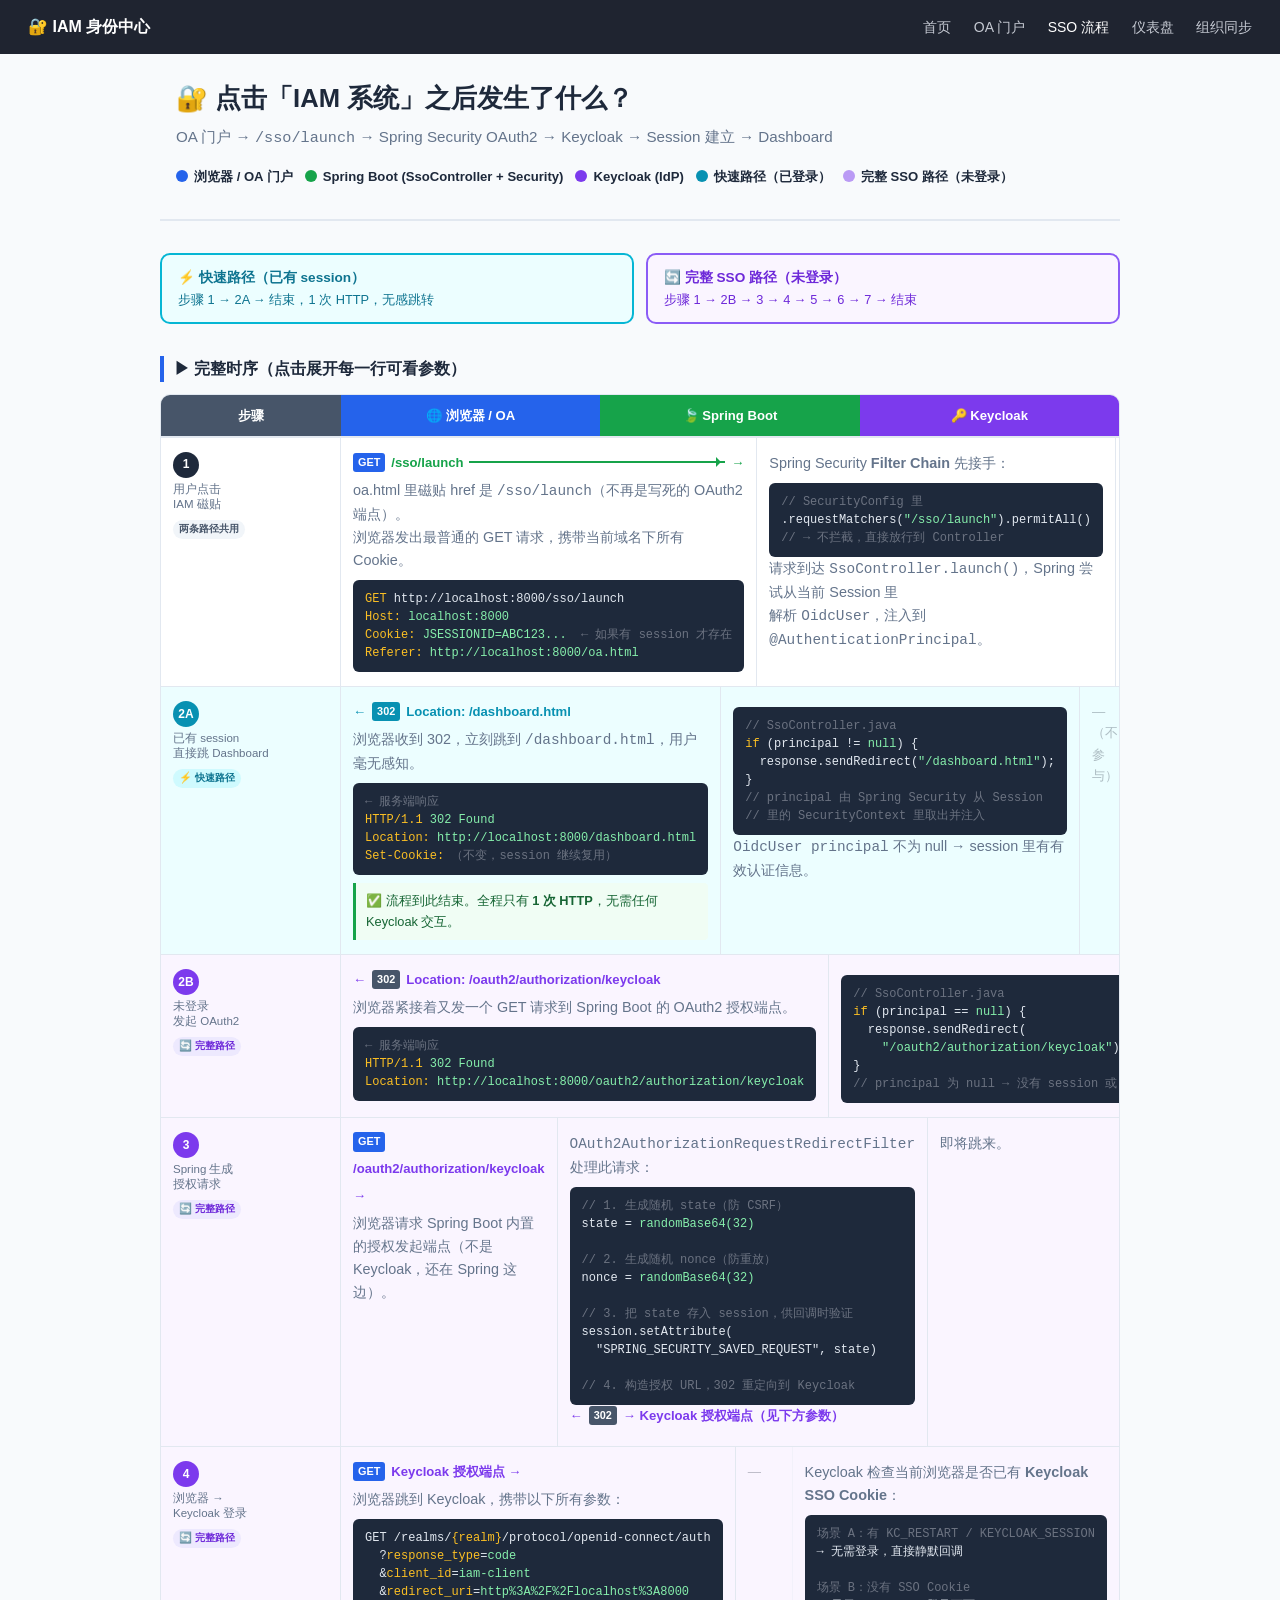
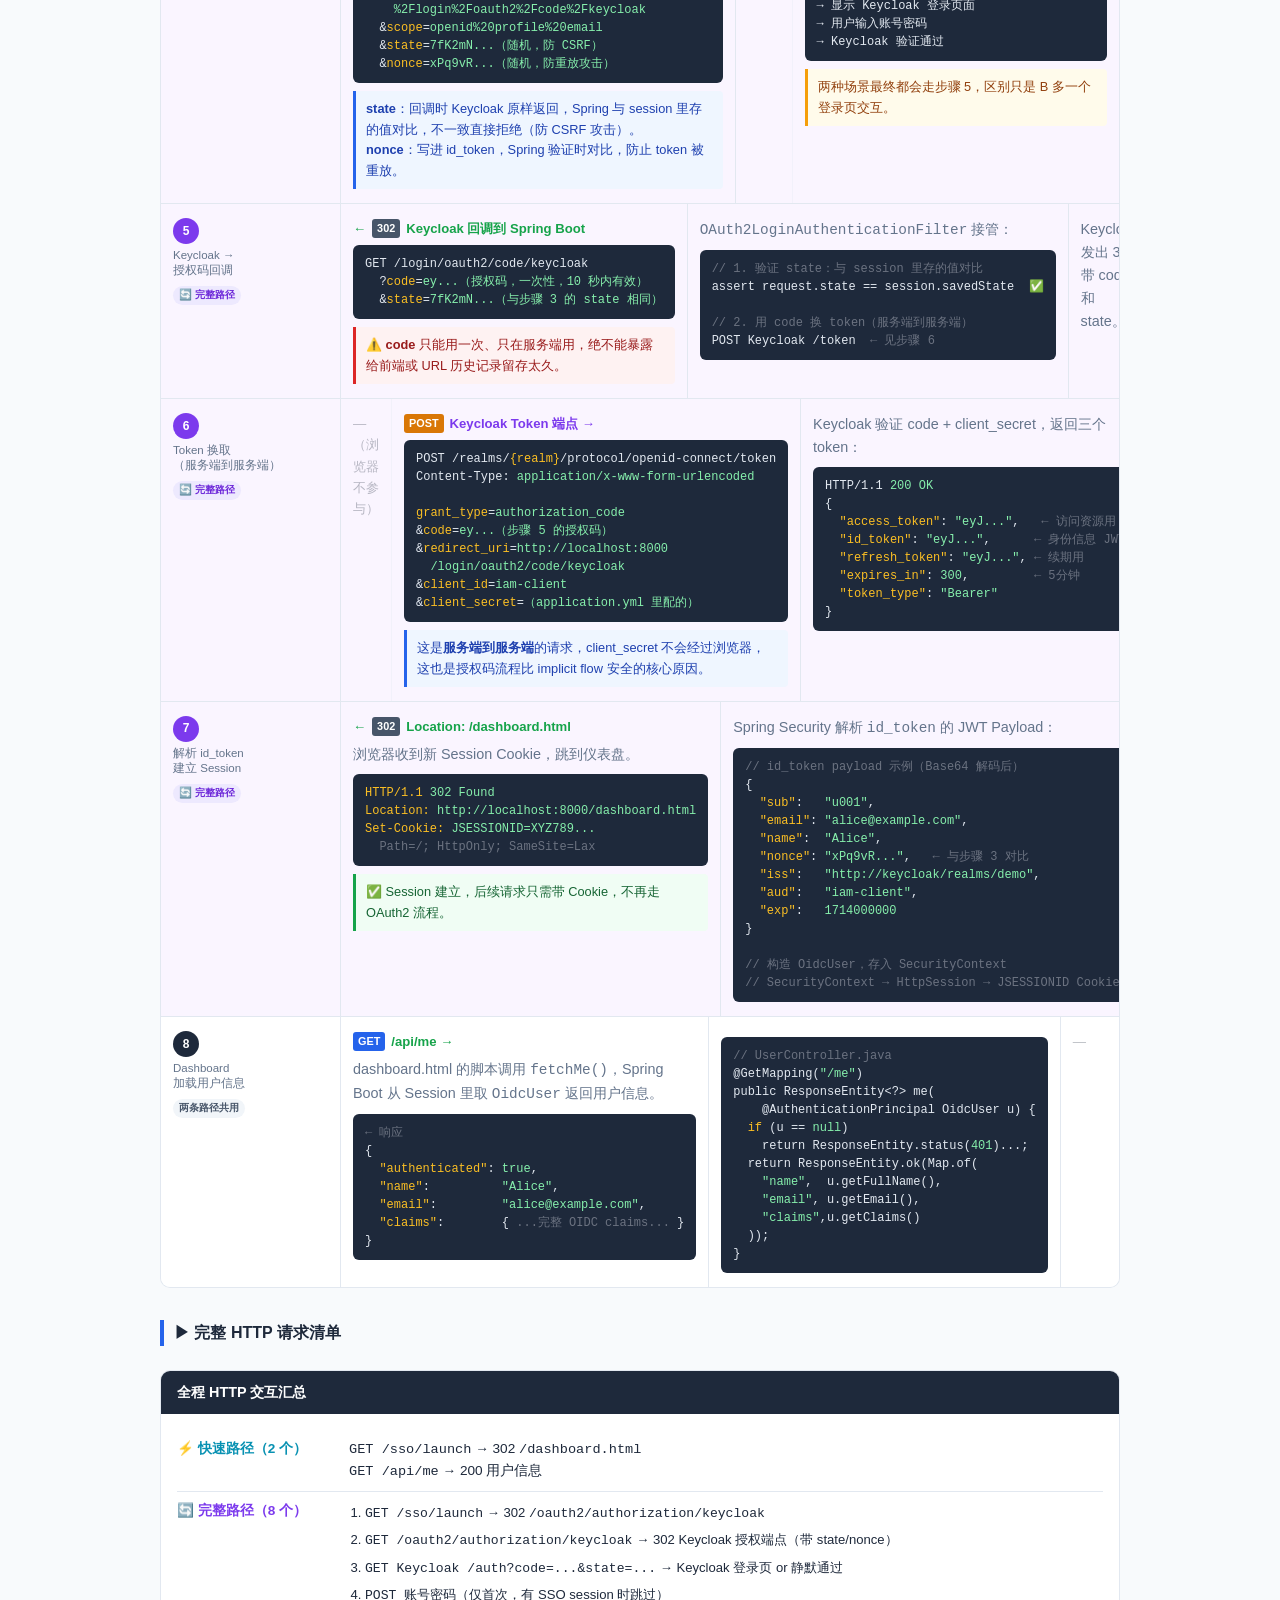
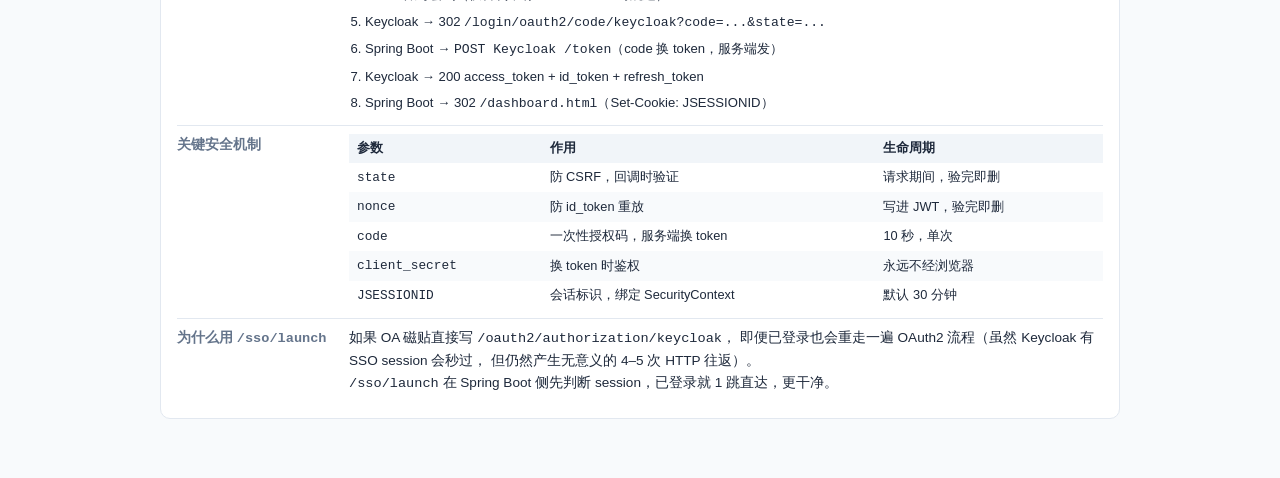
<file: src/main/resources/static/sso-flow.html>
<!doctype html>
<html lang="zh-CN">
<head>
  <meta charset="utf-8" />
  <meta name="viewport" content="width=device-width,initial-scale=1" />
  <title>SSO 完整流程图解</title>
  <style>
    *, *::before, *::after { box-sizing: border-box; margin: 0; padding: 0; }

    :root {
      --browser:  #2563eb;
      --spring:   #16a34a;
      --keycloak: #7c3aed;
      --oa:       #d97706;
      --fast:     #0891b2;
      --err:      #dc2626;
      --bg:       #f8fafc;
      --card:     #ffffff;
      --border:   #e2e8f0;
      --text:     #1e293b;
      --muted:    #64748b;
      --code-bg:  #1e293b;
      --code-fg:  #e2e8f0;
    }

    body {
      font-family: -apple-system, BlinkMacSystemFont, "Segoe UI", sans-serif;
      background: var(--bg);
      color: var(--text);
      line-height: 1.6;
      padding: 0 0 80px;
    }

    .topbar {
      display: flex;
      justify-content: space-between;
      align-items: center;
      padding: 14px 28px;
      background: #1f2430;
      color: #fff;
      margin-bottom: 24px;
    }
    .topbar .brand { font-weight: 600; font-size: 16px; }
    .topbar nav a {
      color: #c5c9d2;
      margin-left: 18px;
      text-decoration: none;
      font-size: 14px;
    }
    .topbar nav a:hover, .topbar nav a.active { color: #fff; }

    .page-header { padding: 0 16px 0; }

    h1 { font-size: 1.6rem; margin-bottom: 4px; }
    h2 { font-size: 1.1rem; margin-bottom: 12px; }
    h3 { font-size: 0.95rem; margin-bottom: 8px; font-weight: 600; }
    p  { margin-bottom: 8px; color: var(--muted); font-size: 0.9rem; }

    .page-header {
      max-width: 960px;
      margin: 0 auto 32px;
      border-bottom: 2px solid var(--border);
      padding-bottom: 16px;
    }
    .subtitle { color: var(--muted); font-size: 0.95rem; margin-top: 6px; }

    /* ── Actor legend ── */
    .legend {
      display: flex; gap: 12px; flex-wrap: wrap;
      margin: 16px 0;
    }
    .legend-item {
      display: flex; align-items: center; gap: 6px;
      font-size: 0.82rem; font-weight: 600;
    }
    .dot {
      width: 12px; height: 12px; border-radius: 50%;
      flex-shrink: 0;
    }

    /* ── Swimlane header ── */
    .swimlane-header {
      display: grid;
      grid-template-columns: 180px 1fr 1fr 1fr;
      gap: 0;
      max-width: 960px;
      margin: 0 auto 0;
      border: 1px solid var(--border);
      border-radius: 10px 10px 0 0;
      overflow: hidden;
    }
    .lane-head {
      padding: 10px 14px;
      font-weight: 700;
      font-size: 0.82rem;
      text-align: center;
      color: #fff;
    }
    .lane-step  { background: #475569; }
    .lane-br    { background: var(--browser); }
    .lane-sp    { background: var(--spring); }
    .lane-kc    { background: var(--keycloak); }

    /* ── Main flow container ── */
    .flow-wrap {
      max-width: 960px;
      margin: 0 auto;
      border: 1px solid var(--border);
      border-top: none;
      border-radius: 0 0 10px 10px;
      overflow: hidden;
    }

    /* ── Step row ── */
    .step {
      display: grid;
      grid-template-columns: 180px 1fr 1fr 1fr;
      border-top: 1px solid var(--border);
      background: var(--card);
      transition: background 0.15s;
    }
    .step:hover { background: #f1f5f9; }

    .step.branch-fast  { background: #ecfeff; }
    .step.branch-fast:hover { background: #cffafe; }
    .step.branch-full  { background: #faf5ff; }
    .step.branch-full:hover { background: #ede9fe; }
    .step.branch-both  { background: #fff; }

    /* step number cell */
    .step-meta {
      padding: 14px 12px;
      border-right: 1px solid var(--border);
      display: flex; flex-direction: column;
      gap: 4px;
    }
    .step-num {
      width: 26px; height: 26px; border-radius: 50%;
      background: var(--text); color: #fff;
      font-size: 0.75rem; font-weight: 700;
      display: flex; align-items: center; justify-content: center;
      flex-shrink: 0;
    }
    .step-num.fast   { background: var(--fast); }
    .step-num.full   { background: var(--keycloak); }
    .step-label {
      font-size: 0.72rem; color: var(--muted); line-height: 1.3;
    }
    .badge {
      display: inline-block;
      font-size: 0.65rem; font-weight: 700;
      padding: 1px 6px; border-radius: 20px;
      margin-top: 4px; width: fit-content;
    }
    .badge.fast  { background: #cffafe; color: #0e7490; }
    .badge.full  { background: #ede9fe; color: #6d28d9; }
    .badge.both  { background: #f1f5f9; color: #475569; }

    /* actor cells */
    .cell {
      padding: 14px 12px;
      border-right: 1px solid var(--border);
      font-size: 0.83rem;
    }
    .cell:last-child { border-right: none; }
    .cell.active { }
    .cell.dim { opacity: 0.3; }

    /* arrow */
    .arrow {
      display: flex; align-items: center; gap: 6px;
      font-weight: 600; font-size: 0.82rem;
      margin-bottom: 6px;
      flex-wrap: wrap;
    }
    .arrow-line {
      flex: 1; min-width: 20px; height: 2px;
      position: relative;
    }
    .arrow-line::after {
      content: '';
      position: absolute;
      right: -1px; top: -4px;
      border: 5px solid transparent;
    }
    .arr-r::after { border-left-color: currentColor; }
    .arr-l::after {
      left: -1px; right: auto;
      border-right-color: currentColor;
    }
    .arr-down {
      writing-mode: initial;
      display: inline-block;
      font-size: 1.1rem;
    }

    /* method badge */
    .method {
      display: inline-block;
      font-size: 0.68rem; font-weight: 700;
      padding: 1px 5px; border-radius: 3px; color: #fff;
      flex-shrink: 0;
    }
    .get  { background: var(--browser); }
    .post { background: #d97706; }
    .res  { background: #475569; }

    /* code block */
    pre {
      background: var(--code-bg);
      color: var(--code-fg);
      border-radius: 6px;
      padding: 10px 12px;
      font-size: 0.75rem;
      overflow-x: auto;
      margin-top: 6px;
      line-height: 1.5;
    }
    code { font-family: "Fira Code", "Cascadia Code", Consolas, monospace; }
    .hl   { color: #fbbf24; }   /* highlight param name */
    .val  { color: #86efac; }   /* highlight value */
    .cm   { color: #6b7280; }   /* comment */

    /* note callout */
    .note {
      background: #fffbeb;
      border-left: 3px solid #f59e0b;
      padding: 8px 10px;
      border-radius: 0 4px 4px 0;
      font-size: 0.8rem;
      margin-top: 8px;
      color: #92400e;
    }
    .note.danger {
      background: #fef2f2;
      border-left-color: var(--err);
      color: #991b1b;
    }
    .note.ok {
      background: #f0fdf4;
      border-left-color: var(--spring);
      color: #166534;
    }
    .note.info {
      background: #eff6ff;
      border-left-color: var(--browser);
      color: #1e40af;
    }

    /* branch divider */
    .branch-divider {
      max-width: 960px;
      margin: 24px auto 0;
      display: grid;
      grid-template-columns: 1fr 1fr;
      gap: 12px;
    }
    .branch-card {
      border-radius: 10px;
      padding: 12px 16px;
      font-size: 0.85rem;
      font-weight: 600;
    }
    .branch-card.fast {
      background: #ecfeff;
      border: 2px solid #06b6d4;
      color: #0e7490;
    }
    .branch-card.full {
      background: #faf5ff;
      border: 2px solid #8b5cf6;
      color: #6d28d9;
    }

    /* verdict */
    .verdict {
      max-width: 960px; margin: 24px auto 0;
      border: 1px solid var(--border); border-radius: 10px;
      background: var(--card); overflow: hidden;
    }
    .verdict-head {
      background: var(--text); color: #fff;
      padding: 10px 16px; font-weight: 700; font-size: 0.9rem;
    }
    .verdict-body { padding: 16px; }
    .verdict-row {
      display: flex; gap: 12px; align-items: flex-start;
      padding: 8px 0;
      border-bottom: 1px solid var(--border);
      font-size: 0.85rem;
    }
    .verdict-row:last-child { border-bottom: none; }
    .verdict-key { flex: 0 0 160px; font-weight: 600; color: var(--muted); }
    .verdict-val { flex: 1; }

    /* section title outside main card */
    .section-title {
      max-width: 960px; margin: 32px auto 12px;
      font-size: 1rem; font-weight: 700;
      color: var(--text);
      padding-left: 4px;
      border-left: 4px solid var(--browser);
      padding-left: 10px;
    }

    /* responsive */
    @media (max-width: 720px) {
      .swimlane-header,
      .step {
        grid-template-columns: 90px 1fr 1fr;
      }
      .cell.kc-cell,
      .lane-head.lane-kc { display: none; }
    }
  </style>
</head>
<body>

<header class="topbar">
  <div class="brand">🔐 IAM 身份中心</div>
  <nav>
    <a href="/index.html">首页</a>
    <a href="/oa.html"> OA 门户</a>
    <a href="/sso-flow.html" class="active">SSO 流程</a>
    <a href="/dashboard.html">仪表盘</a>
    <a href="/org-sync.html">组织同步</a>
  </nav>
</header>

<div class="page-header">
  <h1>🔐 点击「IAM 系统」之后发生了什么？</h1>
  <p class="subtitle">
    OA 门户 → <code>/sso/launch</code> → Spring Security OAuth2 → Keycloak → Session 建立 → Dashboard
  </p>
  <div class="legend">
    <div class="legend-item"><div class="dot" style="background:var(--browser)"></div>浏览器 / OA 门户</div>
    <div class="legend-item"><div class="dot" style="background:var(--spring)"></div>Spring Boot (SsoController + Security)</div>
    <div class="legend-item"><div class="dot" style="background:var(--keycloak)"></div>Keycloak (IdP)</div>
    <div class="legend-item"><div class="dot" style="background:var(--fast)"></div>快速路径（已登录）</div>
    <div class="legend-item"><div class="dot" style="background:var(--keycloak);opacity:.5"></div>完整 SSO 路径（未登录）</div>
  </div>
</div>

<!-- branch summary -->
<div class="branch-divider">
  <div class="branch-card fast">
    ⚡ 快速路径（已有 session）<br>
    <span style="font-weight:400;font-size:0.8rem">步骤 1 → 2A → 结束，1 次 HTTP，无感跳转</span>
  </div>
  <div class="branch-card full">
    🔄 完整 SSO 路径（未登录）<br>
    <span style="font-weight:400;font-size:0.8rem">步骤 1 → 2B → 3 → 4 → 5 → 6 → 7 → 结束</span>
  </div>
</div>

<p class="section-title">▶ 完整时序（点击展开每一行可看参数）</p>

<!-- swimlane header -->
<div class="swimlane-header">
  <div class="lane-head lane-step">步骤</div>
  <div class="lane-head lane-br">🌐 浏览器 / OA</div>
  <div class="lane-head lane-sp">🍃 Spring Boot</div>
  <div class="lane-head lane-kc">🔑 Keycloak</div>
</div>

<div class="flow-wrap">

  <!-- ── STEP 1 ── -->
  <div class="step branch-both">
    <div class="step-meta">
      <div class="step-num">1</div>
      <div class="step-label">用户点击<br>IAM 磁贴</div>
      <div class="badge both">两条路径共用</div>
    </div>
    <div class="cell active">
      <div class="arrow" style="color:var(--spring)">
        <span class="method get">GET</span>
        <span>/sso/launch</span>
        <div class="arrow-line arr-r" style="background:var(--spring);color:var(--spring)"></div>
        →
      </div>
      <p>oa.html 里磁贴 href 是 <code>/sso/launch</code>（不再是写死的 OAuth2 端点）。<br>
      浏览器发出最普通的 GET 请求，携带当前域名下所有 Cookie。</p>
      <pre><code><span class="hl">GET</span> http://localhost:8000/sso/launch
<span class="hl">Host:</span> <span class="val">localhost:8000</span>
<span class="hl">Cookie:</span> <span class="val">JSESSIONID=ABC123...</span>  <span class="cm">← 如果有 session 才存在</span>
<span class="hl">Referer:</span> <span class="val">http://localhost:8000/oa.html</span></code></pre>
    </div>
    <div class="cell active">
      <p>Spring Security <strong>Filter Chain</strong> 先接手：</p>
      <pre><code><span class="cm">// SecurityConfig 里</span>
.requestMatchers(<span class="val">"/sso/launch"</span>).permitAll()
<span class="cm">// → 不拦截，直接放行到 Controller</span></code></pre>
      <p>请求到达 <code>SsoController.launch()</code>，Spring 尝试从当前 Session 里<br>
      解析 <code>OidcUser</code>，注入到 <code>@AuthenticationPrincipal</code>。</p>
    </div>
    <div class="cell dim">—</div>
  </div>

  <!-- ── STEP 2A ── -->
  <div class="step branch-fast">
    <div class="step-meta">
      <div class="step-num fast">2A</div>
      <div class="step-label">已有 session<br>直接跳 Dashboard</div>
      <div class="badge fast">⚡ 快速路径</div>
    </div>
    <div class="cell active">
      <div class="arrow" style="color:var(--fast)">
        ← <span class="method res" style="background:var(--fast)">302</span>
        <span>Location: /dashboard.html</span>
      </div>
      <p>浏览器收到 302，立刻跳到 <code>/dashboard.html</code>，用户毫无感知。</p>
      <pre><code><span class="cm">← 服务端响应</span>
<span class="hl">HTTP/1.1</span> <span class="val">302 Found</span>
<span class="hl">Location:</span> <span class="val">http://localhost:8000/dashboard.html</span>
<span class="hl">Set-Cookie:</span> <span class="cm">（不变，session 继续复用）</span></code></pre>
      <div class="note ok">✅ 流程到此结束。全程只有 <strong>1 次 HTTP</strong>，无需任何 Keycloak 交互。</div>
    </div>
    <div class="cell active">
      <pre><code><span class="cm">// SsoController.java</span>
<span class="hl">if</span> (principal != <span class="val">null</span>) {
  response.sendRedirect(<span class="val">"/dashboard.html"</span>);
}
<span class="cm">// principal 由 Spring Security 从 Session
// 里的 SecurityContext 里取出并注入</span></code></pre>
      <p><code>OidcUser principal</code> 不为 null → session 里有有效认证信息。</p>
    </div>
    <div class="cell dim">—（不参与）</div>
  </div>

  <!-- ── STEP 2B ── -->
  <div class="step branch-full">
    <div class="step-meta">
      <div class="step-num full">2B</div>
      <div class="step-label">未登录<br>发起 OAuth2</div>
      <div class="badge full">🔄 完整路径</div>
    </div>
    <div class="cell active">
      <div class="arrow" style="color:var(--keycloak)">
        ← <span class="method res">302</span>
        <span>Location: /oauth2/authorization/keycloak</span>
      </div>
      <p>浏览器紧接着又发一个 GET 请求到 Spring Boot 的 OAuth2 授权端点。</p>
      <pre><code><span class="cm">← 服务端响应</span>
<span class="hl">HTTP/1.1</span> <span class="val">302 Found</span>
<span class="hl">Location:</span> <span class="val">http://localhost:8000/oauth2/authorization/keycloak</span></code></pre>
    </div>
    <div class="cell active">
      <pre><code><span class="cm">// SsoController.java</span>
<span class="hl">if</span> (principal == <span class="val">null</span>) {
  response.sendRedirect(
    <span class="val">"/oauth2/authorization/keycloak"</span>);
}
<span class="cm">// principal 为 null → 没有 session 或 session 过期</span></code></pre>
    </div>
    <div class="cell dim">—</div>
  </div>

  <!-- ── STEP 3 ── -->
  <div class="step branch-full">
    <div class="step-meta">
      <div class="step-num full">3</div>
      <div class="step-label">Spring 生成<br>授权请求</div>
      <div class="badge full">🔄 完整路径</div>
    </div>
    <div class="cell active">
      <div class="arrow" style="color:var(--keycloak)">
        <span class="method get">GET</span>
        <span>/oauth2/authorization/keycloak</span>
        →
      </div>
      <p>浏览器请求 Spring Boot 内置的授权发起端点（不是 Keycloak，还在 Spring 这边）。</p>
    </div>
    <div class="cell active">
      <p><code>OAuth2AuthorizationRequestRedirectFilter</code> 处理此请求：</p>
      <pre><code><span class="cm">// 1. 生成随机 state（防 CSRF）</span>
state = <span class="val">randomBase64(32)</span>

<span class="cm">// 2. 生成随机 nonce（防重放）</span>
nonce = <span class="val">randomBase64(32)</span>

<span class="cm">// 3. 把 state 存入 session，供回调时验证</span>
session.setAttribute(
  "SPRING_SECURITY_SAVED_REQUEST", state)

<span class="cm">// 4. 构造授权 URL，302 重定向到 Keycloak</span></code></pre>
      <div class="arrow" style="color:var(--keycloak)">
        ← <span class="method res">302</span> → Keycloak 授权端点（见下方参数）
      </div>
    </div>
    <div class="cell active">
      <p>即将跳来。</p>
    </div>
  </div>

  <!-- ── STEP 4 ── -->
  <div class="step branch-full">
    <div class="step-meta">
      <div class="step-num full">4</div>
      <div class="step-label">浏览器 →<br>Keycloak 登录</div>
      <div class="badge full">🔄 完整路径</div>
    </div>
    <div class="cell active">
      <div class="arrow" style="color:var(--keycloak)">
        <span class="method get">GET</span> Keycloak 授权端点
        →
      </div>
      <p>浏览器跳到 Keycloak，携带以下所有参数：</p>
      <pre><code>GET /realms/<span class="hl">{realm}</span>/protocol/openid-connect/auth
  ?<span class="hl">response_type</span>=<span class="val">code</span>
  &<span class="hl">client_id</span>=<span class="val">iam-client</span>
  &<span class="hl">redirect_uri</span>=<span class="val">http%3A%2F%2Flocalhost%3A8000
    %2Flogin%2Foauth2%2Fcode%2Fkeycloak</span>
  &<span class="hl">scope</span>=<span class="val">openid%20profile%20email</span>
  &<span class="hl">state</span>=<span class="val">7fK2mN...（随机，防 CSRF）</span>
  &<span class="hl">nonce</span>=<span class="val">xPq9vR...（随机，防重放攻击）</span></code></pre>
      <div class="note info">
        <strong>state</strong>：回调时 Keycloak 原样返回，Spring 与 session 里存的值对比，不一致直接拒绝（防 CSRF 攻击）。<br>
        <strong>nonce</strong>：写进 id_token，Spring 验证时对比，防止 token 被重放。
      </div>
    </div>
    <div class="cell dim">—</div>
    <div class="cell active">
      <p>Keycloak 检查当前浏览器是否已有 <strong>Keycloak SSO Cookie</strong>：</p>
      <pre><code><span class="cm">场景 A：有 KC_RESTART / KEYCLOAK_SESSION</span>
→ 无需登录，直接静默回调

<span class="cm">场景 B：没有 SSO Cookie</span>
→ 显示 Keycloak 登录页面
→ 用户输入账号密码
→ Keycloak 验证通过</code></pre>
      <div class="note">两种场景最终都会走步骤 5，区别只是 B 多一个登录页交互。</div>
    </div>
  </div>

  <!-- ── STEP 5 ── -->
  <div class="step branch-full">
    <div class="step-meta">
      <div class="step-num full">5</div>
      <div class="step-label">Keycloak →<br>授权码回调</div>
      <div class="badge full">🔄 完整路径</div>
    </div>
    <div class="cell active">
      <div class="arrow" style="color:var(--spring)">
        ← <span class="method res">302</span> Keycloak 回调到 Spring Boot
      </div>
      <pre><code>GET /login/oauth2/code/keycloak
  ?<span class="hl">code</span>=<span class="val">ey...（授权码，一次性，10 秒内有效）</span>
  &<span class="hl">state</span>=<span class="val">7fK2mN...（与步骤 3 的 state 相同）</span></code></pre>
      <div class="note danger">
        ⚠️ <strong>code</strong> 只能用一次、只在服务端用，绝不能暴露给前端或 URL 历史记录留存太久。
      </div>
    </div>
    <div class="cell active">
      <p><code>OAuth2LoginAuthenticationFilter</code> 接管：</p>
      <pre><code><span class="cm">// 1. 验证 state：与 session 里存的值对比</span>
assert request.state == session.savedState  ✅

<span class="cm">// 2. 用 code 换 token（服务端到服务端）</span>
POST Keycloak /token  <span class="cm">← 见步骤 6</span></code></pre>
    </div>
    <div class="cell active">
      <p>Keycloak 发出 302 带 code 和 state。</p>
    </div>
  </div>

  <!-- ── STEP 6 ── -->
  <div class="step branch-full">
    <div class="step-meta">
      <div class="step-num full">6</div>
      <div class="step-label">Token 换取<br>（服务端到服务端）</div>
      <div class="badge full">🔄 完整路径</div>
    </div>
    <div class="cell dim">—（浏览器不参与）</div>
    <div class="cell active">
      <div class="arrow" style="color:var(--keycloak)">
        <span class="method post">POST</span> Keycloak Token 端点 →
      </div>
      <pre><code>POST /realms/<span class="hl">{realm}</span>/protocol/openid-connect/token
Content-Type: <span class="val">application/x-www-form-urlencoded</span>

<span class="hl">grant_type</span>=<span class="val">authorization_code</span>
&<span class="hl">code</span>=<span class="val">ey...（步骤 5 的授权码）</span>
&<span class="hl">redirect_uri</span>=<span class="val">http://localhost:8000
  /login/oauth2/code/keycloak</span>
&<span class="hl">client_id</span>=<span class="val">iam-client</span>
&<span class="hl">client_secret</span>=<span class="val">（application.yml 里配的）</span></code></pre>
      <div class="note info">这是<strong>服务端到服务端</strong>的请求，client_secret 不会经过浏览器，这也是授权码流程比 implicit flow 安全的核心原因。</div>
    </div>
    <div class="cell active">
      <p>Keycloak 验证 code + client_secret，返回三个 token：</p>
      <pre><code>HTTP/1.1 <span class="val">200 OK</span>
{
  <span class="hl">"access_token"</span>: <span class="val">"eyJ..."</span>,   <span class="cm">← 访问资源用</span>
  <span class="hl">"id_token"</span>: <span class="val">"eyJ..."</span>,      <span class="cm">← 身份信息 JWT</span>
  <span class="hl">"refresh_token"</span>: <span class="val">"eyJ..."</span>, <span class="cm">← 续期用</span>
  <span class="hl">"expires_in"</span>: <span class="val">300</span>,         <span class="cm">← 5分钟</span>
  <span class="hl">"token_type"</span>: <span class="val">"Bearer"</span>
}</code></pre>
    </div>
  </div>

  <!-- ── STEP 7 ── -->
  <div class="step branch-full">
    <div class="step-meta">
      <div class="step-num full">7</div>
      <div class="step-label">解析 id_token<br>建立 Session</div>
      <div class="badge full">🔄 完整路径</div>
    </div>
    <div class="cell active">
      <div class="arrow" style="color:var(--spring)">
        ← <span class="method res">302</span> Location: /dashboard.html
      </div>
      <p>浏览器收到新 Session Cookie，跳到仪表盘。</p>
      <pre><code><span class="hl">HTTP/1.1</span> <span class="val">302 Found</span>
<span class="hl">Location:</span> <span class="val">http://localhost:8000/dashboard.html</span>
<span class="hl">Set-Cookie:</span> <span class="val">JSESSIONID=XYZ789...</span>
  <span class="cm">Path=/; HttpOnly; SameSite=Lax</span></code></pre>
      <div class="note ok">✅ Session 建立，后续请求只需带 Cookie，不再走 OAuth2 流程。</div>
    </div>
    <div class="cell active">
      <p>Spring Security 解析 <code>id_token</code> 的 JWT Payload：</p>
      <pre><code><span class="cm">// id_token payload 示例（Base64 解码后）</span>
{
  <span class="hl">"sub"</span>:   <span class="val">"u001"</span>,
  <span class="hl">"email"</span>: <span class="val">"alice@example.com"</span>,
  <span class="hl">"name"</span>:  <span class="val">"Alice"</span>,
  <span class="hl">"nonce"</span>: <span class="val">"xPq9vR..."</span>,   <span class="cm">← 与步骤 3 对比</span>
  <span class="hl">"iss"</span>:   <span class="val">"http://keycloak/realms/demo"</span>,
  <span class="hl">"aud"</span>:   <span class="val">"iam-client"</span>,
  <span class="hl">"exp"</span>:   <span class="val">1714000000</span>
}

<span class="cm">// 构造 OidcUser，存入 SecurityContext</span>
<span class="cm">// SecurityContext → HttpSession → JSESSIONID Cookie</span></code></pre>
    </div>
    <div class="cell dim">—（Token 已发完）</div>
  </div>

  <!-- ── STEP 8 ── -->
  <div class="step branch-both">
    <div class="step-meta">
      <div class="step-num">8</div>
      <div class="step-label">Dashboard<br>加载用户信息</div>
      <div class="badge both">两条路径共用</div>
    </div>
    <div class="cell active">
      <div class="arrow" style="color:var(--spring)">
        <span class="method get">GET</span> /api/me →
      </div>
      <p>dashboard.html 的脚本调用 <code>fetchMe()</code>，Spring Boot 从 Session 里取 <code>OidcUser</code> 返回用户信息。</p>
      <pre><code><span class="cm">← 响应</span>
{
  <span class="hl">"authenticated"</span>: <span class="val">true</span>,
  <span class="hl">"name"</span>:          <span class="val">"Alice"</span>,
  <span class="hl">"email"</span>:         <span class="val">"alice@example.com"</span>,
  <span class="hl">"claims"</span>:        { <span class="cm">...完整 OIDC claims...</span> }
}</code></pre>
    </div>
    <div class="cell active">
      <pre><code><span class="cm">// UserController.java</span>
@GetMapping(<span class="val">"/me"</span>)
public ResponseEntity&lt;?&gt; me(
    @AuthenticationPrincipal OidcUser u) {
  <span class="hl">if</span> (u == <span class="val">null</span>)
    return ResponseEntity.status(<span class="val">401</span>)...;
  return ResponseEntity.ok(Map.of(
    <span class="val">"name"</span>,  u.getFullName(),
    <span class="val">"email"</span>, u.getEmail(),
    <span class="val">"claims"</span>,u.getClaims()
  ));
}</code></pre>
    </div>
    <div class="cell dim">—</div>
  </div>

</div><!-- /flow-wrap -->


<!-- ── Summary table ── -->
<p class="section-title">▶ 完整 HTTP 请求清单</p>

<div class="verdict">
  <div class="verdict-head">全程 HTTP 交互汇总</div>
  <div class="verdict-body">

    <div class="verdict-row">
      <div class="verdict-key" style="color:var(--fast)">⚡ 快速路径（2 个）</div>
      <div class="verdict-val">
        <code>GET /sso/launch</code> → 302 <code>/dashboard.html</code><br>
        <code>GET /api/me</code> → 200 用户信息
      </div>
    </div>

    <div class="verdict-row">
      <div class="verdict-key" style="color:var(--keycloak)">🔄 完整路径（8 个）</div>
      <div class="verdict-val">
        <ol style="padding-left:16px;font-size:0.82rem;line-height:2">
          <li><code>GET /sso/launch</code> → 302 <code>/oauth2/authorization/keycloak</code></li>
          <li><code>GET /oauth2/authorization/keycloak</code> → 302 Keycloak 授权端点（带 state/nonce）</li>
          <li><code>GET Keycloak /auth?code=...&state=...</code> → Keycloak 登录页 or 静默通过</li>
          <li><code>POST 账号密码</code>（仅首次，有 SSO session 时跳过）</li>
          <li>Keycloak → 302 <code>/login/oauth2/code/keycloak?code=...&state=...</code></li>
          <li>Spring Boot → <code>POST Keycloak /token</code>（code 换 token，服务端发）</li>
          <li>Keycloak → 200 access_token + id_token + refresh_token</li>
          <li>Spring Boot → 302 <code>/dashboard.html</code>（Set-Cookie: JSESSIONID）</li>
        </ol>
      </div>
    </div>

    <div class="verdict-row">
      <div class="verdict-key">关键安全机制</div>
      <div class="verdict-val">
        <table style="font-size:0.8rem;border-collapse:collapse;width:100%">
          <thead>
            <tr style="background:#f1f5f9">
              <th style="padding:4px 8px;text-align:left">参数</th>
              <th style="padding:4px 8px;text-align:left">作用</th>
              <th style="padding:4px 8px;text-align:left">生命周期</th>
            </tr>
          </thead>
          <tbody>
            <tr><td style="padding:4px 8px"><code>state</code></td><td style="padding:4px 8px">防 CSRF，回调时验证</td><td style="padding:4px 8px">请求期间，验完即删</td></tr>
            <tr style="background:#f8fafc"><td style="padding:4px 8px"><code>nonce</code></td><td style="padding:4px 8px">防 id_token 重放</td><td style="padding:4px 8px">写进 JWT，验完即删</td></tr>
            <tr><td style="padding:4px 8px"><code>code</code></td><td style="padding:4px 8px">一次性授权码，服务端换 token</td><td style="padding:4px 8px">10 秒，单次</td></tr>
            <tr style="background:#f8fafc"><td style="padding:4px 8px"><code>client_secret</code></td><td style="padding:4px 8px">换 token 时鉴权</td><td style="padding:4px 8px">永远不经浏览器</td></tr>
            <tr><td style="padding:4px 8px"><code>JSESSIONID</code></td><td style="padding:4px 8px">会话标识，绑定 SecurityContext</td><td style="padding:4px 8px">默认 30 分钟</td></tr>
          </tbody>
        </table>
      </div>
    </div>

    <div class="verdict-row">
      <div class="verdict-key">为什么用 <code>/sso/launch</code></div>
      <div class="verdict-val">
        如果 OA 磁贴直接写 <code>/oauth2/authorization/keycloak</code>，
        即便已登录也会重走一遍 OAuth2 流程（虽然 Keycloak 有 SSO session 会秒过，
        但仍然产生无意义的 4–5 次 HTTP 往返）。<br>
        <code>/sso/launch</code> 在 Spring Boot 侧先判断 session，已登录就 1 跳直达，更干净。
      </div>
    </div>

  </div>
</div>


</body>
</html>
</file>
